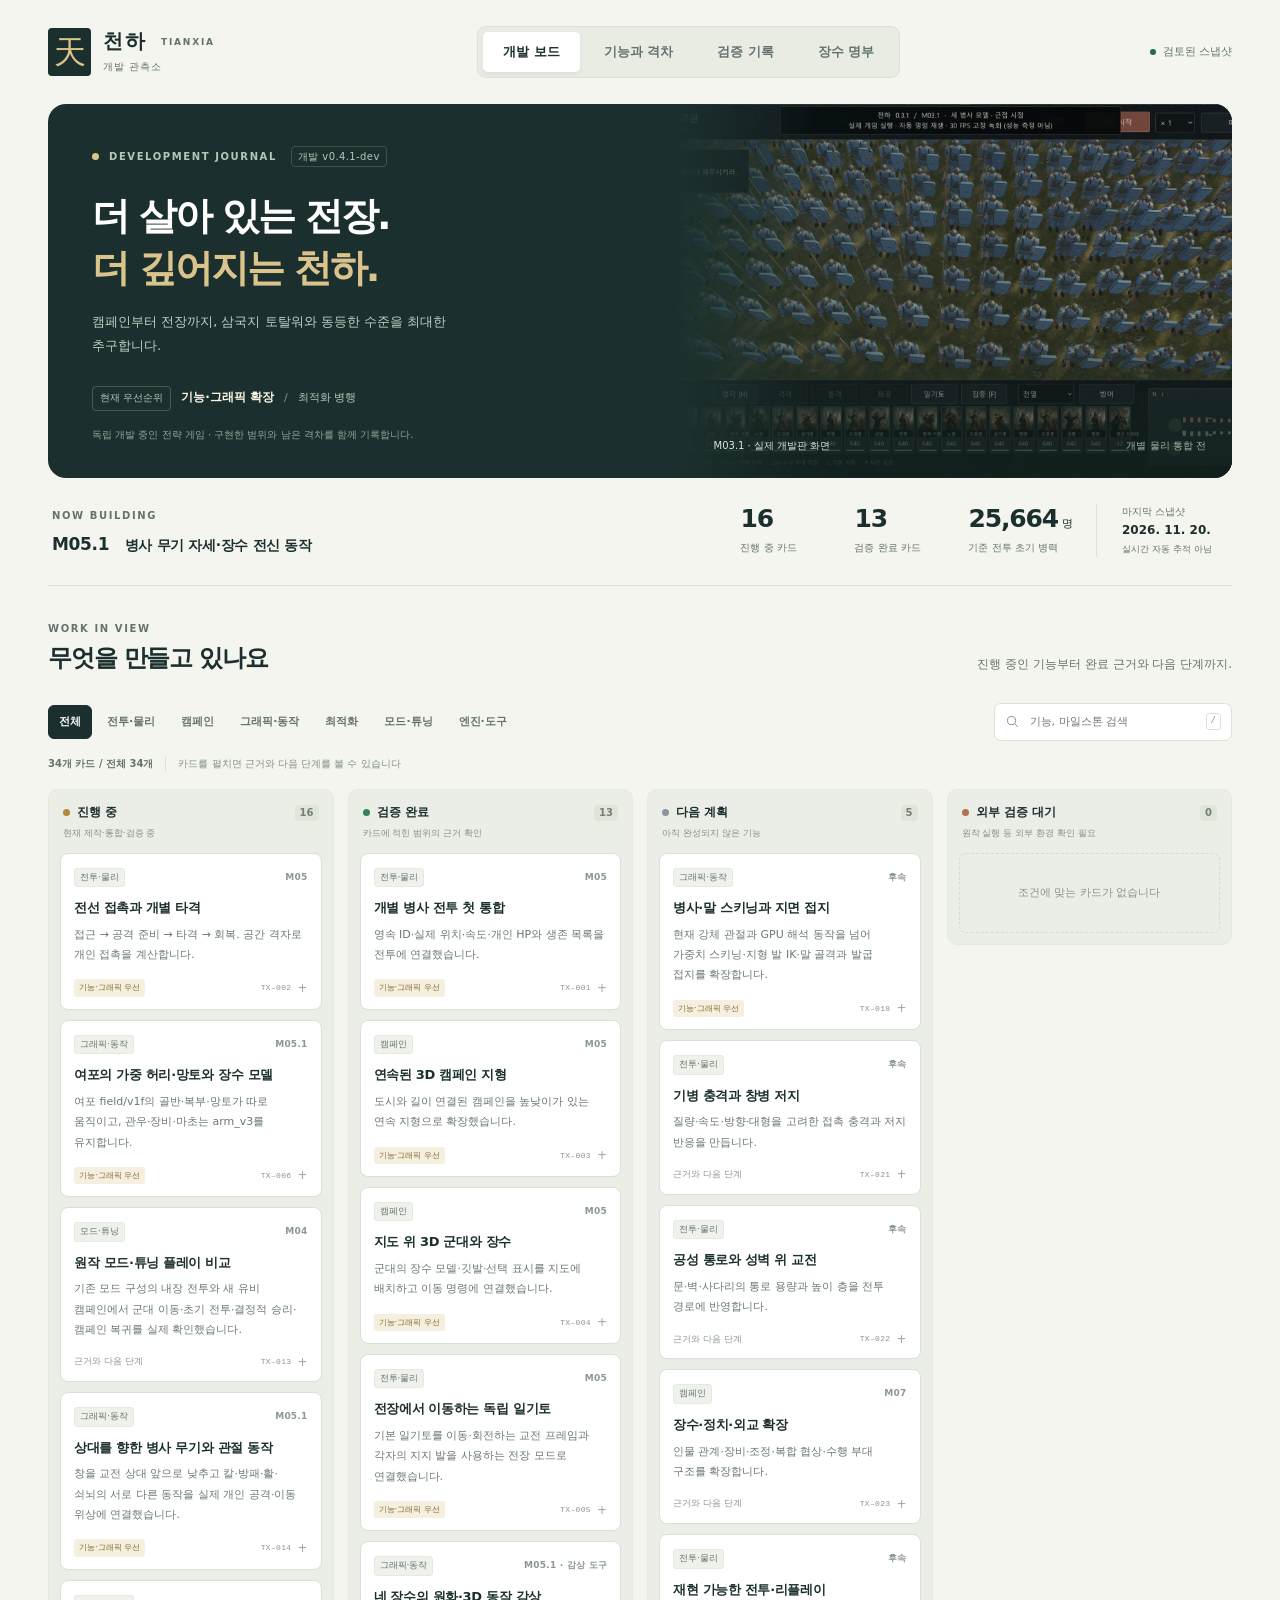
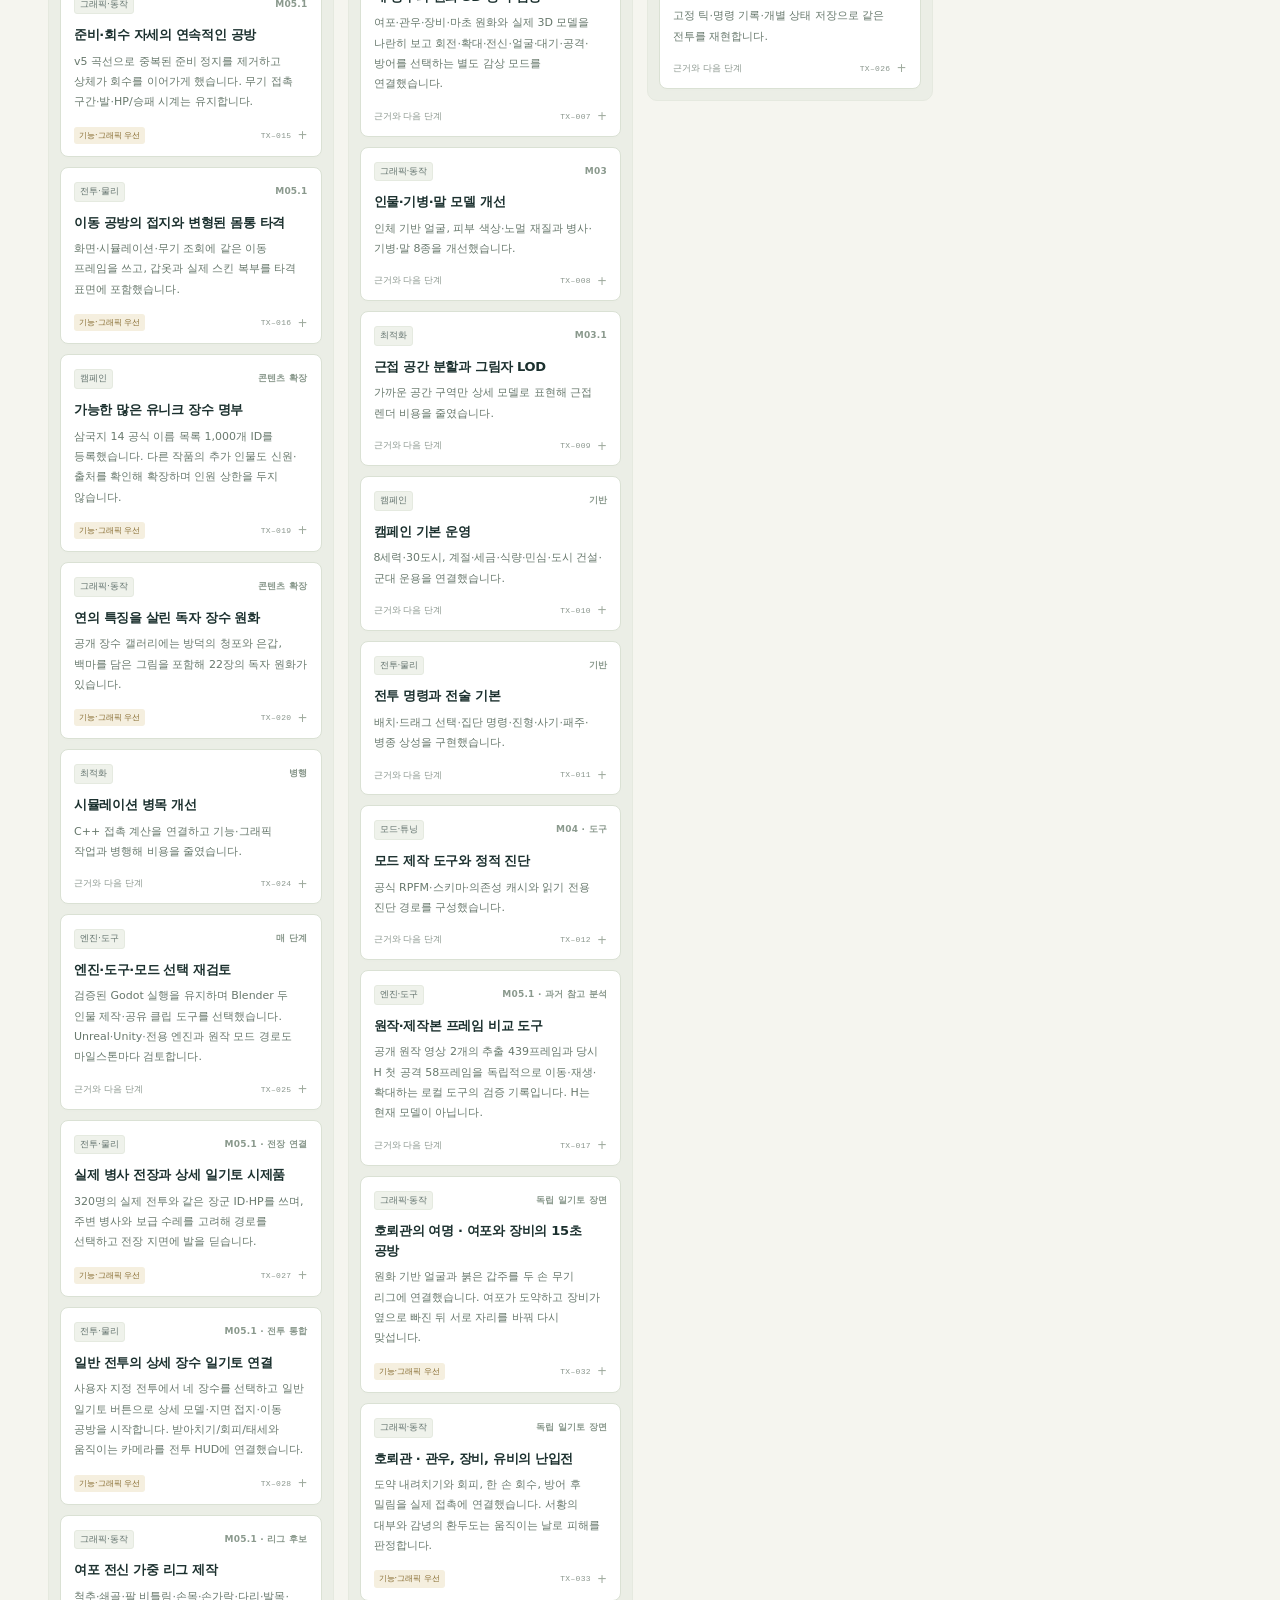
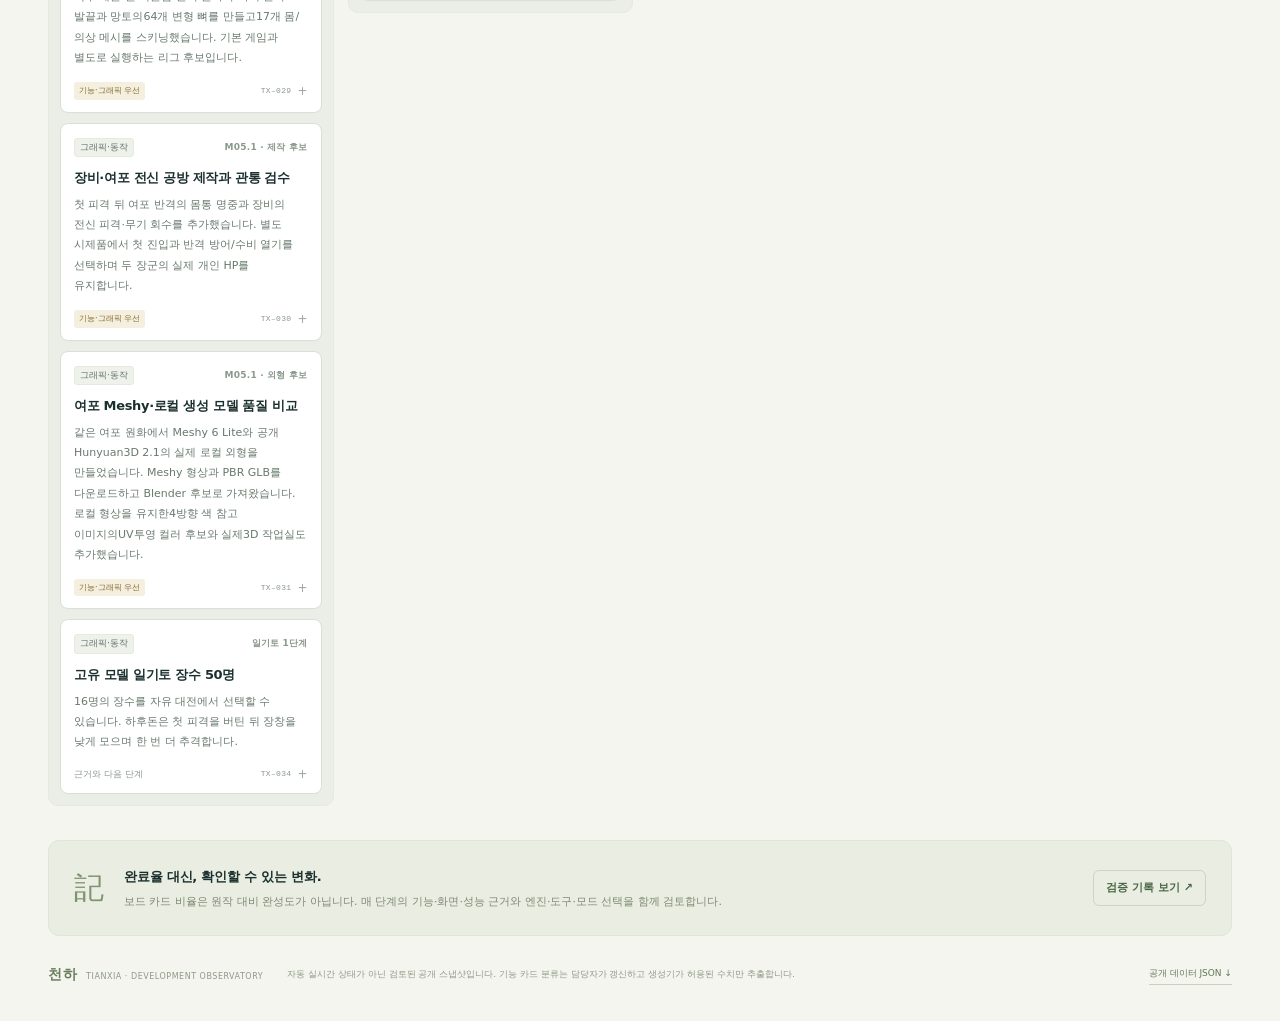
<file: index.html>
<!doctype html>
<html lang="ko">
<head>
  <meta charset="utf-8">
  <meta name="viewport" content="width=device-width, initial-scale=1">
  <meta name="theme-color" content="#152624">
  <meta name="description" content="천하 개발 관측소. 캠페인, 개별 병사 전투, 그래픽과 모드 제작의 현재 상태·계획·검증 기록을 확인합니다.">
  <title>천하 — 개발 관측소</title>
  <link rel="icon" href="data:image/svg+xml,%3Csvg xmlns='http://www.w3.org/2000/svg' viewBox='0 0 64 64'%3E%3Crect width='64' height='64' rx='12' fill='%23152624'/%3E%3Ctext x='32' y='47' text-anchor='middle' font-size='44' fill='%23e8cf96'%3E天%3C/text%3E%3C/svg%3E">
  <link rel="stylesheet" href="styles.css">
  <script defer src="monitor-data.js?v=20261120-continuous-duel"></script>
  <script defer src="app.js?v=20260928-armv3"></script>
</head>
<body>
  <a class="skip-link" href="#workspace">본문으로 이동</a>
  <header class="site-header">
    <a class="brand" href="#board" aria-label="천하 개발 관측소 처음으로"><span class="seal" aria-hidden="true">天</span><span><strong>천하 <span>TIANXIA</span></strong><small>개발 관측소</small></span></a>
    <nav class="view-nav" aria-label="보기 선택">
      <button type="button" data-view="board" class="active" aria-pressed="true">개발 보드</button>
      <button type="button" data-view="parity" aria-pressed="false">기능과 격차</button>
      <button type="button" data-view="evidence" aria-pressed="false">검증 기록</button>
      <a href="officers.html">장수 명부</a>
    </nav>
    <div class="snapshot-mark"><span class="status-dot"></span>검토된 스냅샷</div>
  </header>

  <main>
    <section class="hero" aria-labelledby="hero-title">
      <div class="hero-copy">
        <div class="eyebrow"><span class="live-mark"></span>DEVELOPMENT JOURNAL <span class="hero-version" id="hero-version">개발 빌드 확인 중</span></div>
        <h1 id="hero-title">더 살아 있는 전장.<br><span>더 깊어지는 천하.</span></h1>
        <p class="hero-description">캠페인부터 전장까지, 삼국지 토탈워와 동등한 수준을 최대한 추구합니다.</p>
        <div class="hero-priority"><span>현재 우선순위</span><strong>기능·그래픽 확장</strong><i aria-hidden="true">/</i><span>최적화 병행</span></div>
        <p class="hero-footnote">독립 개발 중인 전략 게임 · 구현한 범위와 남은 격차를 함께 기록합니다.</p>
      </div>
      <figure class="hero-image">
        <img src="assets/battle-m03-1.png" alt="천하 M03.1 개발판에서 방패와 창을 든 보병들의 근접 전투 화면" width="1920" height="1080" fetchpriority="high">
        <figcaption><span>M03.1 · 실제 개발판 화면</span><small>개별 물리 통합 전</small></figcaption>
      </figure>
    </section>

    <section class="summary-strip" aria-label="개발 현황 요약">
      <div class="summary-primary"><span class="eyebrow">NOW BUILDING</span><strong><b id="current-milestone">M05.1</b> <span id="current-milestone-title">병사 무기 자세·장수 전신 동작</span></strong></div>
      <div class="summary-value"><strong id="count-active">—</strong><span>진행 중 카드</span></div>
      <div class="summary-value"><strong id="count-complete">—</strong><span>검증 완료 카드</span></div>
      <div class="summary-value"><strong>25,664<small>명</small></strong><span>기준 전투 초기 병력</span></div>
      <div class="summary-updated"><span>마지막 스냅샷</span><time id="updated-time">—</time><small>실시간 자동 추적 아님</small></div>
    </section>

    <section class="workspace" id="workspace" aria-labelledby="workspace-title">
      <div class="section-heading"><div><div class="eyebrow" id="section-eyebrow">WORK IN VIEW</div><h2 id="workspace-title">무엇을 만들고 있나요</h2></div><p id="section-description">진행 중인 기능부터 완료 근거와 다음 단계까지.</p></div>
      <div class="toolbar" id="toolbar">
        <div class="domain-filters" id="domain-filters" role="group" aria-label="분야 필터"></div>
        <label class="search-box"><svg viewBox="0 0 24 24" fill="none" stroke="currentColor" stroke-width="1.6" aria-hidden="true"><circle cx="10.5" cy="10.5" r="6.5"></circle><path d="m15.5 15.5 5 5"></path></svg><span class="sr-only">카드와 기능 검색</span><input id="search" type="search" placeholder="기능, 마일스톤 검색" autocomplete="off"><kbd aria-hidden="true">/</kbd></label>
      </div>
      <div class="results-bar" id="results-bar"><span id="result-count" role="status" aria-live="polite"></span><span>카드를 펼치면 근거와 다음 단계를 볼 수 있습니다</span><button id="reset-filters" type="button" hidden>필터 초기화</button></div>

      <section id="board-view" class="view-panel" aria-label="상태별 개발 카드"><div class="kanban-board" id="kanban-board"></div></section>
      <section id="parity-view" class="view-panel" aria-label="기능 구현 범위 비교" hidden>
        <div class="context-note"><span class="note-symbol" aria-hidden="true">↗</span><p><strong>항목별 격차를 좁혀갑니다.</strong> 표의 ‘기반 구현’은 해당 분야 전체의 완성을 뜻하지 않습니다. 현재 동작하는 범위와 아직 필요한 기능을 함께 읽어주세요.</p></div>
        <div class="parity-wrap"><table class="parity-table"><caption class="sr-only">분야별 현재 구현, 남은 격차와 다음 작업</caption><thead><tr><th scope="col">분야</th><th scope="col">현재 구현</th><th scope="col">남은 격차</th><th scope="col">다음 작업</th></tr></thead><tbody id="parity-body"></tbody></table></div>
        <p id="parity-empty" class="empty-state" hidden>조건에 맞는 분야가 없습니다. 다른 검색어나 분야를 선택해주세요.</p>
      </section>
      <section id="evidence-view" class="view-panel" aria-label="마일스톤과 성능 검증 기록" hidden>
        <div class="milestone-timeline" id="milestone-timeline"></div>
        <div class="evidence-grid">
          <article class="evidence-card render-evidence"><div class="card-eyebrow"><span>M03.1 · 확인된 렌더 성능</span><span class="badge complete">측정 완료</span></div><h3>근접 화면을 더 가볍게</h3><div class="fps-comparison"><div><span>이전</span><strong id="fps-before">—</strong><small>평균 FPS</small></div><span class="comparison-arrow" aria-hidden="true">→</span><div class="fps-after"><span>개선 후</span><strong id="fps-after">—</strong><small>평균 FPS</small></div></div><div class="metric-row"><div><span>원거리 평균</span><strong id="fps-wide">—</strong></div><div><span>근접 p99 프레임</span><strong id="render-p99">—</strong></div><div><span>GPU 검사</span><strong id="gpu-checks">—</strong></div></div><p class="measurement-conditions" id="render-conditions"></p><p class="scope-note" id="render-scope"></p></article>
          <article class="evidence-card physics-evidence"><div class="card-eyebrow"><span>M05 · 첫 개별 병사 모듈</span><span class="badge in_progress">통합 진행</span></div><h3>개인 접촉, 숫자로 확인하기</h3><p class="physics-intro">기능 검사 통과와 대규모 실시간 성능을 따로 확인합니다.</p><div class="metric-row physics-top"><div><span>통과한 기능 검사</span><strong id="physics-checks">—</strong></div><div><span>접촉 타격 의도</span><strong id="physics-hits">—</strong></div><div><span>개별 사망</span><strong id="physics-deaths">—</strong></div></div><div class="physics-cost"><span>대규모 접촉 CPU / 스텝</span><div><strong id="physics-median">미측정</strong><span id="physics-p99">p99 미측정</span></div><p id="physics-budget"></p></div><p class="measurement-conditions" id="physics-conditions"></p><p class="scope-note">초기 분리 모델의 검사입니다. 완전한 비관통·3D 강체·무기 골격 충돌을 검증한 결과가 아닙니다. 통합 플레이·GPU 측정은 별도입니다.</p></article>
        </div>
        <div class="evidence-bottom"><article><h3>상태는 이렇게 읽습니다</h3><ul id="evidence-policy"></ul></article><article><h3>공개 데이터의 출처</h3><div id="evidence-sources"></div></article></div>
      </section>
    </section>
    <aside class="scope-banner"><span class="scope-icon" aria-hidden="true">記</span><div><strong>완료율 대신, 확인할 수 있는 변화.</strong><p>보드 카드 비율은 원작 대비 완성도가 아닙니다. 매 단계의 기능·화면·성능 근거와 엔진·도구·모드 선택을 함께 검토합니다.</p></div><button type="button" data-view="evidence">검증 기록 보기 <span aria-hidden="true">↗</span></button></aside>
  </main>
  <footer class="site-footer"><span><strong>천하</strong> TIANXIA · DEVELOPMENT OBSERVATORY</span><p id="snapshot-note">검토된 공개 개발 스냅샷</p><a href="monitor-data.json" download>공개 데이터 JSON <span aria-hidden="true">↓</span></a></footer>
  <noscript><div class="noscript-message">이 대시보드는 카드 표시와 필터에 JavaScript를 사용합니다. <a href="monitor-data.json">공개 데이터 JSON</a>에서 내용을 확인할 수 있습니다.</div></noscript>
</body>
</html>
</file>
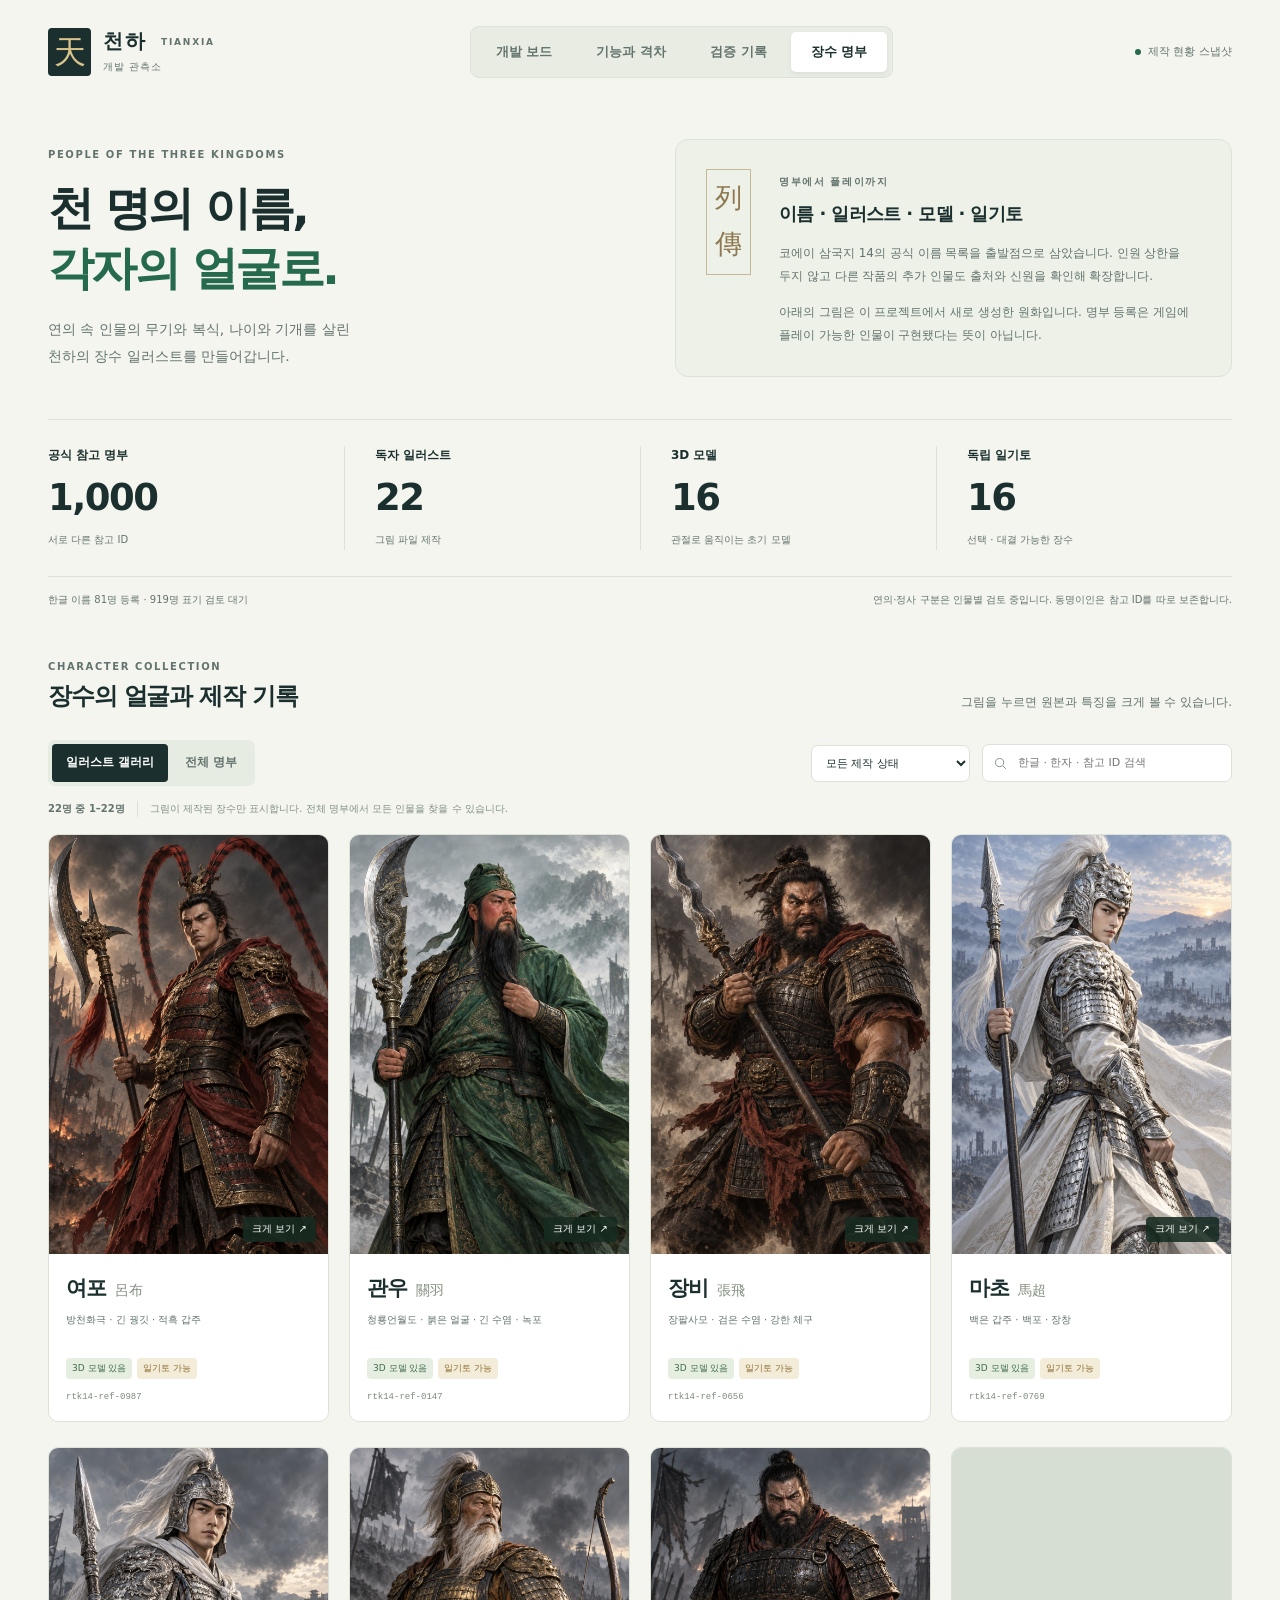
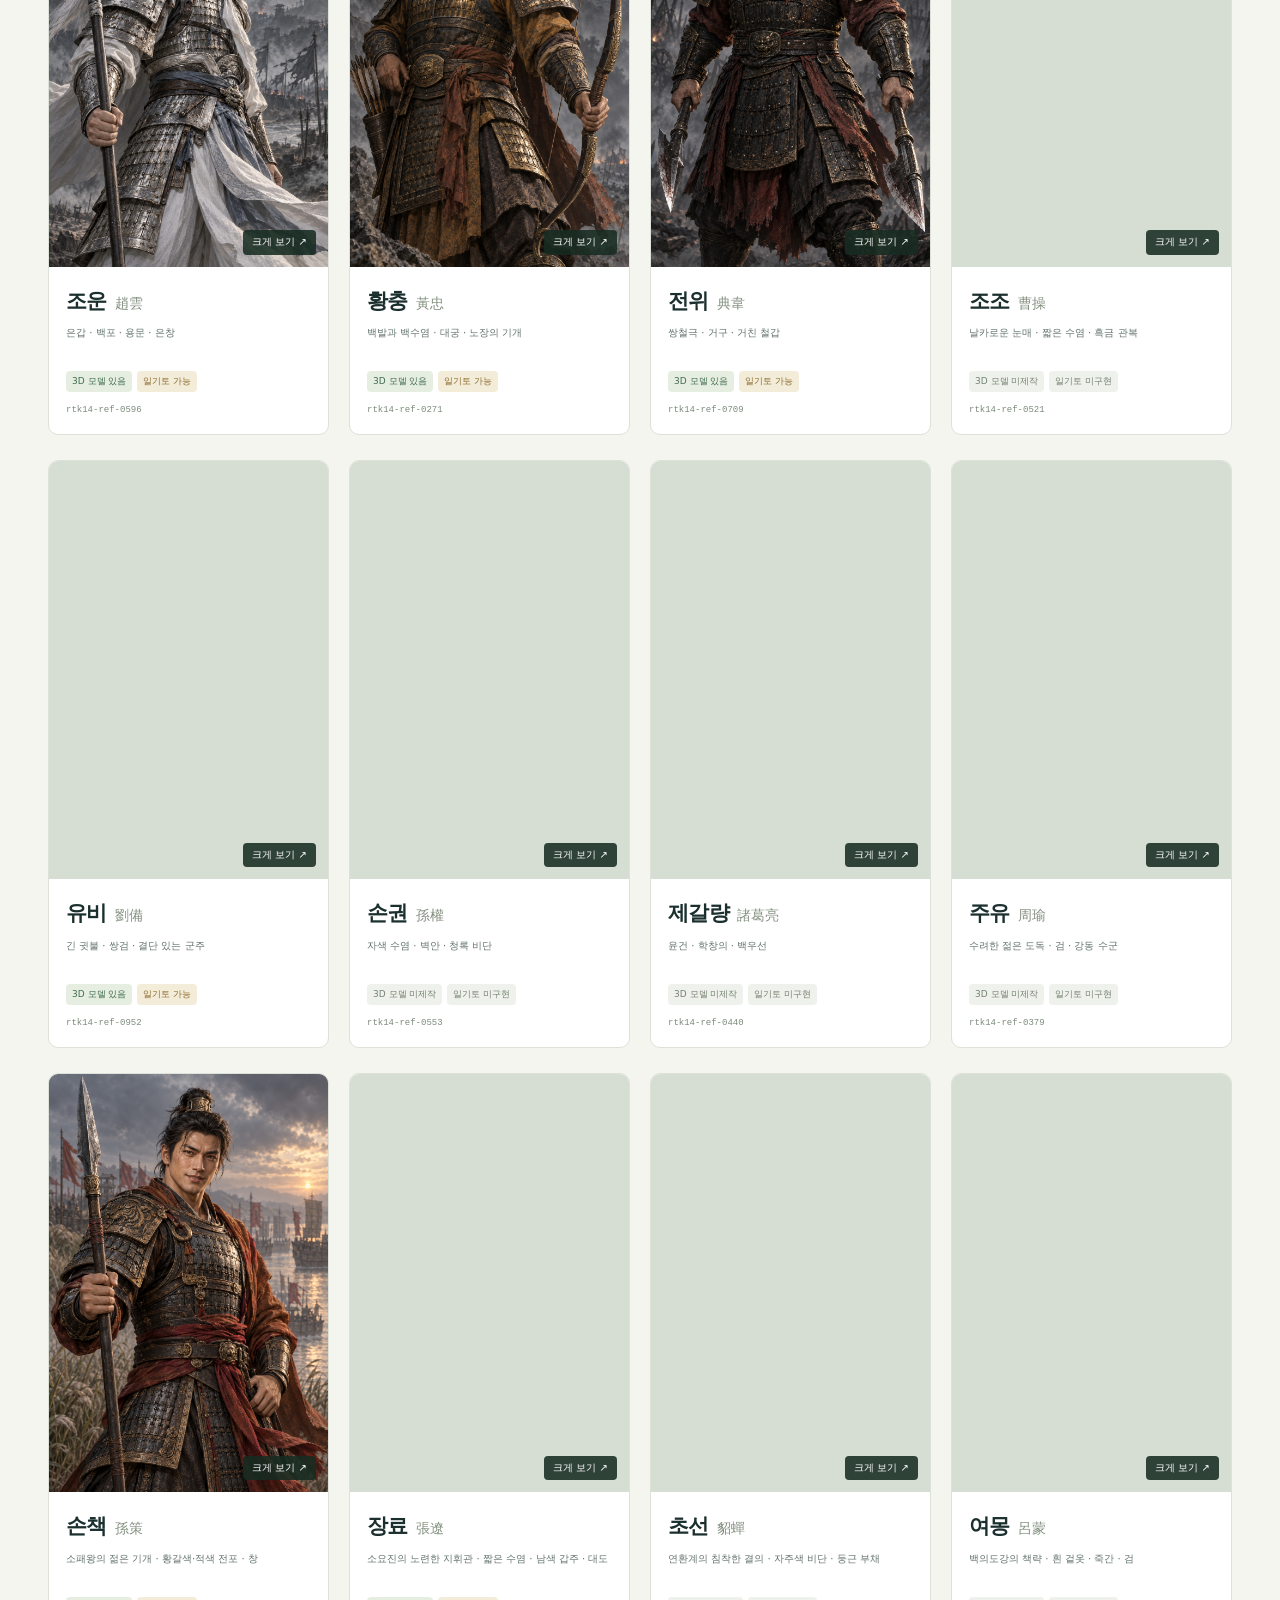
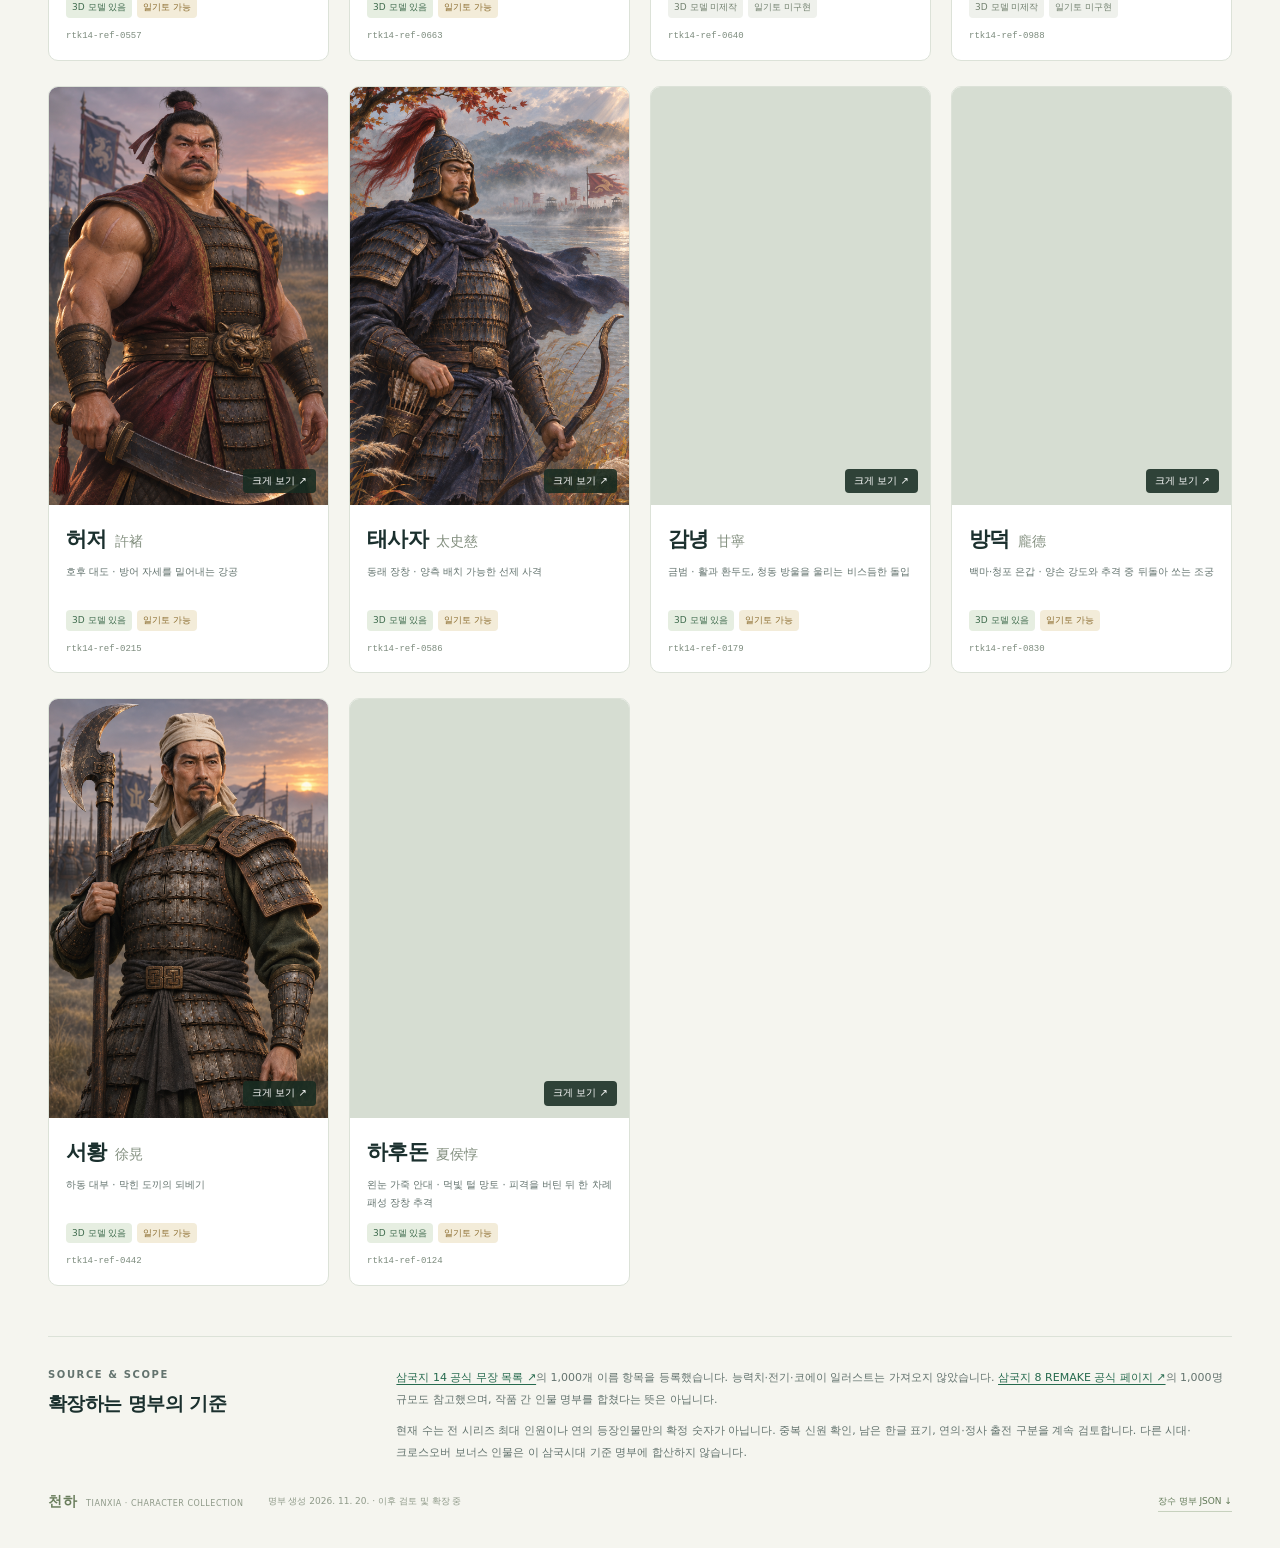
<file: officers.html>
<!doctype html>
<html lang="ko">
<head>
  <meta charset="utf-8">
  <meta name="viewport" content="width=device-width, initial-scale=1">
  <meta name="theme-color" content="#152624">
  <meta name="description" content="천하의 장수 제작 명부와 독자 일러스트. 1,000개 공식 참고 항목에서 시작해 그림, 3D 모델, 일기토 구현 상태를 구분합니다.">
  <title>천하 — 장수 명부와 일러스트</title>
  <link rel="icon" href="data:image/svg+xml,%3Csvg xmlns='http://www.w3.org/2000/svg' viewBox='0 0 64 64'%3E%3Crect width='64' height='64' rx='12' fill='%23152624'/%3E%3Ctext x='32' y='47' text-anchor='middle' font-size='44' fill='%23e8cf96'%3E天%3C/text%3E%3C/svg%3E">
  <link rel="stylesheet" href="styles.css">
  <link rel="stylesheet" href="officers.css">
  <script defer src="officers.js"></script>
</head>
<body class="officers-page">
  <a class="skip-link" href="#officer-workspace">본문으로 이동</a>
  <header class="site-header">
    <a class="brand" href="index.html" aria-label="천하 개발 관측소"><span class="seal" aria-hidden="true">天</span><span><strong>천하 <span>TIANXIA</span></strong><small>개발 관측소</small></span></a>
    <nav class="view-nav" aria-label="관측소 메뉴"><a href="index.html#board">개발 보드</a><a href="index.html#parity">기능과 격차</a><a href="index.html#evidence">검증 기록</a><a href="officers.html" class="active" aria-current="page">장수 명부</a></nav>
    <div class="snapshot-mark"><span class="status-dot"></span>제작 현황 스냅샷</div>
  </header>
  <main>
    <section class="officer-intro" aria-labelledby="officer-title">
      <div><div class="eyebrow">PEOPLE OF THE THREE KINGDOMS</div><h1 id="officer-title">천 명의 이름,<br><span>각자의 얼굴로.</span></h1><p>연의 속 인물의 무기와 복식, 나이와 기개를 살린<br class="wide-only"> 천하의 장수 일러스트를 만들어갑니다.</p></div>
      <div class="roster-context"><span class="intro-seal" aria-hidden="true">列<br>傳</span><div><span class="eyebrow">명부에서 플레이까지</span><h2>이름 · 일러스트 · 모델 · 일기토</h2><p>코에이 삼국지 14의 공식 이름 목록을 출발점으로 삼았습니다. 인원 상한을 두지 않고 다른 작품의 추가 인물도 출처와 신원을 확인해 확장합니다.</p><p>아래의 그림은 이 프로젝트에서 새로 생성한 원화입니다. 명부 등록은 게임에 플레이 가능한 인물이 구현됐다는 뜻이 아닙니다.</p></div></div>
    </section>
    <section class="officer-metrics" aria-label="장수 제작 현황">
      <div><span>공식 참고 명부</span><strong id="roster-total">—</strong><small>서로 다른 참고 ID</small></div>
      <div><span>독자 일러스트</span><strong id="portrait-total">—</strong><small>그림 파일 제작</small></div>
      <div><span>3D 모델</span><strong id="model-total">—</strong><small>관절로 움직이는 초기 모델</small></div>
      <div><span>독립 일기토</span><strong id="duel-total">—</strong><small>선택 · 대결 가능한 장수</small></div>
    </section>
    <div class="catalog-notes"><p id="translation-note">명부를 불러오는 중입니다.</p><p>연의·정사 구분은 인물별 검토 중입니다. 동명이인은 참고 ID를 따로 보존합니다.</p></div>
    <section class="officer-workspace" id="officer-workspace" aria-labelledby="collection-title">
      <div class="section-heading"><div><div class="eyebrow">CHARACTER COLLECTION</div><h2 id="collection-title">장수의 얼굴과 제작 기록</h2></div><p>그림을 누르면 원본과 특징을 크게 볼 수 있습니다.</p></div>
      <div class="officer-toolbar">
        <div class="collection-tabs" role="group" aria-label="표시 방식"><button type="button" data-display="gallery" class="active" aria-pressed="true">일러스트 갤러리</button><button type="button" data-display="roster" aria-pressed="false">전체 명부</button></div>
        <label class="officer-filter"><span class="sr-only">제작 상태</span><select id="officer-filter"><option value="all">모든 제작 상태</option><option value="illustrated">일러스트 있음</option><option value="queued">일러스트 미제작</option><option value="model">3D 모델 있음</option><option value="duel">독립 일기토 가능</option><option value="untranslated">한글 이름 검토 대기</option><option value="homonym">동명이인 확인 필요</option></select></label>
        <label class="search-box"><svg viewBox="0 0 24 24" fill="none" stroke="currentColor" stroke-width="1.6" aria-hidden="true"><circle cx="10.5" cy="10.5" r="6.5"></circle><path d="m15.5 15.5 5 5"></path></svg><span class="sr-only">장수 이름 검색</span><input id="officer-search" type="search" placeholder="한글 · 한자 · 참고 ID 검색" autocomplete="off"></label>
      </div>
      <div class="results-bar"><span id="officer-results" role="status" aria-live="polite">불러오는 중…</span><span id="display-note">그림이 제작된 장수부터 보여드립니다.</span><button id="officer-reset" type="button" hidden>검색과 필터 초기화</button></div>
      <div id="catalog-error" class="catalog-error" role="alert" hidden><strong>명부를 불러오지 못했습니다.</strong><p>페이지를 다시 열거나 <a href="officers.json">공개 명부 JSON</a>을 확인해주세요.</p><button type="button" id="catalog-retry">다시 불러오기</button></div>
      <div id="portrait-grid" class="portrait-grid" aria-label="장수 일러스트"></div>
      <div id="roster-wrap" class="roster-wrap" hidden><table class="roster-table"><caption class="sr-only">장수별 원화, 3D 모델, 독립 일기토 제작 상태</caption><thead><tr><th scope="col">장수 · 참고 ID</th><th scope="col">일러스트</th><th scope="col">3D 모델</th><th scope="col">독립 일기토</th><th scope="col">명부 검토</th></tr></thead><tbody id="roster-body"></tbody></table></div>
      <div id="officer-empty" class="empty-state" hidden><strong>조건에 맞는 장수가 없습니다.</strong><p>한자 이름이나 다른 제작 상태로 다시 찾아보세요.</p></div>
      <nav class="officer-pagination" aria-label="명부 페이지" id="officer-pagination" hidden><button type="button" id="page-first" aria-label="첫 페이지">처음</button><button type="button" id="page-prev">이전</button><span id="page-indicator" aria-live="polite"></span><button type="button" id="page-next">다음</button><button type="button" id="page-last" aria-label="마지막 페이지">마지막</button></nav>
    </section>
    <section class="roster-sources" aria-labelledby="source-title"><div><div class="eyebrow">SOURCE & SCOPE</div><h2 id="source-title">확장하는 명부의 기준</h2></div><div><p><a href="https://www.gamecity.com.tw/sangokushi14/officers-list.html" target="_blank" rel="noopener noreferrer">삼국지 14 공식 무장 목록 ↗</a>의 1,000개 이름 항목을 등록했습니다. 능력치·전기·코에이 일러스트는 가져오지 않았습니다. <a href="https://www.gamecity.ne.jp/sangokushi8-re/" target="_blank" rel="noopener noreferrer">삼국지 8 REMAKE 공식 페이지 ↗</a>의 1,000명 규모도 참고했으며, 작품 간 인물 명부를 합쳤다는 뜻은 아닙니다.</p><p>현재 수는 전 시리즈 최대 인원이나 연의 등장인물만의 확정 숫자가 아닙니다. 중복 신원 확인, 남은 한글 표기, 연의·정사 출전 구분을 계속 검토합니다. 다른 시대·크로스오버 보너스 인물은 이 삼국시대 기준 명부에 합산하지 않습니다.</p></div></section>
  </main>
  <footer class="site-footer"><span><strong>천하</strong> TIANXIA · CHARACTER COLLECTION</span><p id="catalog-date">검토된 공개 제작 스냅샷</p><a href="officers.json" download>장수 명부 JSON ↓</a></footer>
  <dialog id="portrait-dialog" aria-labelledby="portrait-title"><button type="button" id="portrait-close" class="portrait-close" aria-label="그림 확대 닫기">×</button><div class="portrait-dialog-layout"><div class="portrait-stage"><img id="portrait-full" alt=""></div><div class="portrait-detail"><div class="eyebrow">ORIGINAL CHARACTER ART</div><h2 id="portrait-title"></h2><p id="portrait-han" class="portrait-han"></p><p id="portrait-direction" class="portrait-direction"></p><div id="portrait-status" class="portrait-status"></div><p id="portrait-reference" class="portrait-reference"></p><p id="portrait-size" class="portrait-size"></p><a id="portrait-original" class="portrait-original" target="_blank" rel="noopener">원본 크기로 열기 ↗</a><p class="portrait-scope">이 그림은 장수의 시각적 특징을 위한 원화입니다. 실제 게임의 3D 화면·애니메이션과 제작 단계가 다릅니다.</p></div></div></dialog>
  <noscript><div class="noscript-message">갤러리와 검색에는 JavaScript가 필요합니다. <a href="officers.json">공개 명부 JSON</a> 또는 <a href="portraits/lubu.png">여포 원화</a>를 바로 볼 수 있습니다.</div></noscript>
</body>
</html>
</file>
<file: styles.css>
@charset "UTF-8";
:root{--ink:#1b302e;--muted:#63736e;--paper:#f5f5ef;--line:#dce2d8;--green:#266a4e;--gold:#dac48c;--white:#fff;--radius:14px;--font:"Pretendard","Apple SD Gothic Neo","Malgun Gothic",system-ui,sans-serif}
*{box-sizing:border-box}body{margin:0;background:var(--paper);color:var(--ink);font-family:var(--font);font-size:14px;line-height:1.65;word-break:keep-all}button,input{font:inherit}button,a,input{ -webkit-tap-highlight-color:transparent}button{cursor:pointer}button:focus-visible,a:focus-visible,input:focus-visible,summary:focus-visible{outline:3px solid #aa7b2e;outline-offset:4px}button{color:inherit}a{color:inherit;text-decoration:none}img{max-width:100%;display:block}h1,h2,h3,p,figure{margin:0}button{border:0;background:none}button[hidden],[hidden]{display:none!important}.sr-only{position:absolute;width:1px;height:1px;padding:0;margin:-1px;overflow:hidden;clip:rect(0,0,0,0);white-space:nowrap;border:0}.skip-link{position:fixed;top:-80px;left:16px;background:var(--ink);color:#fff;padding:12px 20px;z-index:10}.skip-link:focus{top:12px}.eyebrow{font-size:10px;letter-spacing:.16em;font-weight:750;line-height:1.5;color:var(--muted)}
.site-header{max-width:1584px;margin:auto;height:104px;padding:0 48px;display:flex;align-items:center;justify-content:space-between;gap:28px}.brand{display:flex;align-items:center;gap:12px;min-width:180px}.seal{display:grid;place-items:center;background:var(--ink);color:var(--gold);width:43px;height:48px;border-radius:4px;font-family:serif;font-size:32px;line-height:1}.brand strong{font-size:20px;letter-spacing:.1em;line-height:1.2}.brand strong span{font-size:9px;letter-spacing:.2em;vertical-align:middle;margin-left:5px;color:var(--muted)}.brand small{display:block;font-size:10px;color:var(--muted);letter-spacing:.1em;margin-top:4px}.view-nav{display:flex;gap:4px;padding:5px;background:#e9ece3;border:1px solid var(--line);border-radius:9px}.view-nav button{padding:9px 20px;border-radius:5px;font-size:13px;font-weight:650;color:var(--muted);transition:background .18s,color .18s}.view-nav button:hover{color:var(--ink);background:#f3f5ef}.view-nav button.active{background:#fff;color:var(--ink);box-shadow:0 2px 4px #172b2110}.snapshot-mark{font-size:11px;color:var(--muted);display:flex;align-items:center;gap:7px}.status-dot{width:6px;height:6px;border-radius:50%;background:var(--green)}main{max-width:1584px;padding:0 48px;margin:auto}
.hero{background:var(--ink);border-radius:18px;min-height:350px;display:grid;grid-template-columns:1fr 47%;overflow:hidden;color:#fff;position:relative}.hero-copy{padding:42px 44px 35px;z-index:1}.hero .eyebrow{color:#b5c7b9;display:flex;align-items:center;gap:10px}.live-mark{width:7px;height:7px;background:var(--gold);border-radius:50%}.hero-version{font-weight:500;border:1px solid #66807170;border-radius:4px;padding:2px 6px;font-size:10px;letter-spacing:.04em;margin-left:4px}.hero h1{font-size:clamp(29px,3vw,43px);letter-spacing:-.055em;font-weight:650;line-height:1.35;margin:23px 0 16px}.hero h1 span{color:var(--gold)}.hero-description{font-size:13px;line-height:1.9;color:#c2cdc4;max-width:385px}.hero-priority{display:flex;align-items:center;gap:10px;font-size:11px;margin-top:27px;color:#b6c6ba}.hero-priority strong{font-size:12px;color:#faf5e4}.hero-priority>span:first-child{border:1px solid #9cb59450;border-radius:4px;padding:3px 7px;font-size:10px}.hero-priority i{font-style:normal;color:#809386}.hero-footnote{font-size:10px;color:#8fa598;margin-top:16px}.hero-image{position:relative;min-width:0;background:#2e3b2e}.hero-image:after{content:"";position:absolute;inset:0;background:linear-gradient(90deg,#1b302e 0%,#1b302e30 25%,#17272412 65%),linear-gradient(0deg,#11211ecf,transparent 40%);pointer-events:none}.hero-image img{width:100%;height:100%;object-fit:cover;object-position:53% 44%;position:absolute;filter:saturate(.7)}.hero-image figcaption{position:absolute;bottom:24px;right:26px;left:38px;z-index:1;display:flex;justify-content:space-between;gap:12px;font-size:10px;color:#dce4dc}.hero-image figcaption small{font-size:10px;color:#a3b6a6}
.summary-strip{display:flex;align-items:center;justify-content:space-between;gap:24px;padding:25px 4px 27px;border-bottom:1px solid var(--line)}.summary-primary{flex:1}.summary-primary strong{display:block;font-size:17px;margin-top:4px;font-weight:750;letter-spacing:-.02em}.summary-primary strong span{font-size:14px;font-weight:600;margin-left:10px}.summary-value{min-width:90px}.summary-value>strong{display:block;font-size:25px;line-height:1.2;letter-spacing:-.045em;font-weight:650;font-variant-numeric:tabular-nums}.summary-value small{font-size:11px;font-weight:500;margin-left:4px}.summary-value>span{display:block;font-size:10px;color:var(--muted);margin-top:6px}.summary-updated{border-left:1px solid var(--line);padding-left:25px;min-width:132px;display:grid;font-size:10px;color:var(--muted)}.summary-updated time{font-size:12px;color:var(--ink);font-weight:600}.summary-updated small{font-size:9px;margin-top:2px}
.workspace{padding-top:35px;scroll-margin-top:25px}.section-heading{display:flex;align-items:flex-end;justify-content:space-between;gap:20px}.section-heading h2{font-size:24px;letter-spacing:-.05em;font-weight:650;margin-top:3px}.section-heading>p{font-size:12px;color:var(--muted);padding-bottom:4px}.toolbar{display:flex;justify-content:space-between;align-items:center;gap:15px;margin-top:24px}.domain-filters{display:flex;gap:4px;flex-wrap:wrap}.domain-filters button{font-size:11px;font-weight:600;padding:7px 10px;border-radius:6px;color:var(--muted);border:1px solid transparent;transition:all .15s}.domain-filters button:hover{background:#e7ece2;color:var(--ink)}.domain-filters button.active{background:var(--ink);color:#fff;border-color:var(--ink)}.search-box{display:flex;align-items:center;gap:8px;background:#fff;border:1px solid var(--line);padding:8px 10px;border-radius:7px;min-width:217px}.search-box svg{width:15px;height:15px;color:#839389;flex-shrink:0}.search-box input{min-width:0;width:170px;border:0;outline:none;background:transparent;font-size:11px;color:var(--ink)}.search-box:focus-within{border-color:#638271;box-shadow:0 0 0 2px #266a4e14}.search-box input:focus-visible{outline:none}.search-box kbd{font-size:9px;border:1px solid var(--line);padding:0 4px;border-radius:3px;color:#86918a}.results-bar{display:flex;align-items:center;gap:12px;font-size:10px;color:#819085;margin:14px 0 16px;min-height:18px}.results-bar>span:first-child{color:var(--muted);font-weight:600}.results-bar>span:nth-child(2){border-left:1px solid var(--line);padding-left:12px}.results-bar button{font-size:10px;color:var(--green);text-decoration:underline;padding:0;margin-left:auto}
.kanban-board{display:grid;grid-template-columns:repeat(4,minmax(0,1fr));gap:14px;align-items:start}.kanban-column{background:#ebeee6;padding:13px 11px 11px;border-radius:10px;min-width:0;border:1px solid #e5e9df}.column-heading{display:flex;align-items:center;gap:7px;padding:0 3px}.column-heading h3{font-size:12px;font-weight:700}.column-heading .count{font-size:10px;color:#738077;font-weight:650;background:#dfe5d9;padding:0 5px;border-radius:4px;margin-left:auto}.column-dot{width:7px;height:7px;flex-shrink:0;border-radius:50%}.in_progress .column-dot{background:#b38839}.complete .column-dot{background:#35825b}.planned .column-dot{background:#8895a3}.external .column-dot{background:#af7452}.column-description{font-size:9px;color:#839080;margin:3px 3px 12px}.card-stack{display:grid;gap:10px}.task-card{background:#fff;border:1px solid #dae1d4;border-radius:8px;box-shadow:0 2px 3px #1b302e02;transition:border-color .15s,box-shadow .15s}.task-card:hover{border-color:#aebfa8;box-shadow:0 3px 10px #1b302e08}.task-card summary{cursor:pointer;list-style:none;padding:14px 13px 12px}.task-card summary::-webkit-details-marker{display:none}.task-meta{display:flex;align-items:center;justify-content:space-between;gap:5px;font-size:9px;line-height:1.3;margin-bottom:11px;color:var(--muted)}.domain-label{background:#eff2eb;border:1px solid #e5eae0;padding:3px 5px;border-radius:3px;white-space:nowrap}.milestone-label{font-weight:650;font-size:9px;letter-spacing:.025em;color:#8a998d}.task-title{font-size:13px;line-height:1.5;font-weight:750;letter-spacing:-.025em;color:var(--ink)}.task-summary{font-size:11px;line-height:1.85;color:#68796d;margin-top:7px;word-break:keep-all}.task-bottom{display:flex;align-items:center;gap:6px;margin-top:14px;font-size:9px;color:#8a968d}.priority-chip{font-size:8px;color:#856a2e;background:#f5efdf;padding:2px 5px;border-radius:3px}.task-id{margin-left:auto;font-size:8px;font-family:ui-monospace,monospace;letter-spacing:.04em}.expand-icon{font-size:12px;line-height:1;color:#9da99c;transition:transform .15s}.task-card[open] .expand-icon{transform:rotate(45deg)}.task-detail{border-top:1px solid #e8ece3;background:#fbfcf9;padding:12px 13px;border-radius:0 0 8px 8px}.task-detail h4{margin:0 0 4px;font-size:9px;letter-spacing:.03em;color:#758b79}.task-detail p{font-size:11px;color:#5b6e5e;line-height:1.85}.task-detail h4:not(:first-child){margin-top:10px}.column-empty{font-size:11px;color:#899587;text-align:center;padding:30px 10px;border:1px dashed #d3ddcc;border-radius:7px}.context-note{display:flex;gap:14px;background:#e9eee4;padding:16px 19px;border-radius:9px;margin-bottom:18px;font-size:12px;color:var(--muted)}.context-note strong{color:var(--ink);margin-right:7px}.note-symbol{font-size:23px;line-height:1.1;color:#638566}.parity-wrap{overflow:auto;background:#fff;border:1px solid var(--line);border-radius:10px}.parity-table{width:100%;border-collapse:collapse;font-size:12px;min-width:740px;table-layout:fixed}.parity-table th{text-align:left;background:#e9eee4;padding:14px 20px;font-size:10px;color:#6b7e6b;font-weight:600;letter-spacing:.03em}.parity-table th:first-child{width:18%}.parity-table th:last-child{width:22%}.parity-table td{padding:21px 20px;border-top:1px solid #e8ece3;vertical-align:top;line-height:1.9;color:#657365}.parity-table td:first-child{color:var(--ink);font-weight:750}.parity-table tr:hover td{background:#fcfdf9}.parity-level{display:block;font-size:9px;font-weight:500;color:#779076;margin-top:6px}.parity-table td:nth-child(3){color:#8a735c}.parity-table td:last-child{color:#3e6a52}.empty-state{padding:40px;text-align:center;color:var(--muted)}
.milestone-timeline{display:grid;grid-template-columns:repeat(5,minmax(0,1fr));margin:22px 0 27px;border:1px solid var(--line);border-radius:10px;background:#fff;overflow:hidden}.timeline-item{padding:20px 19px;border-right:1px solid var(--line)}.timeline-item:last-child{border-right:none}.timeline-meta{display:flex;gap:7px;align-items:center;justify-content:space-between;margin-bottom:15px}.timeline-id{font-size:12px;font-weight:750}.badge{display:inline-flex;align-items:center;font-size:9px;line-height:1.4;padding:3px 6px;border-radius:4px;white-space:nowrap}.badge.complete{background:#e5f0e5;color:#3e7652}.badge.in_progress{background:#f3ead5;color:#927024}.badge.planned{background:#e9edf1;color:#79899c}.badge.external{background:#f3e7df;color:#98694a}.timeline-item h3{font-size:12px;font-weight:750;letter-spacing:-.02em}.timeline-item p{font-size:10px;line-height:1.8;color:var(--muted);margin-top:7px}.timeline-evidence{border-top:1px solid #ebeee6;padding-top:8px;margin-top:13px!important;font-size:9px!important;color:#789176!important}.evidence-grid{display:grid;grid-template-columns:1fr 1fr;gap:18px}.evidence-card{border:1px solid var(--line);background:#fff;border-radius:12px;padding:25px 27px}.card-eyebrow{display:flex;justify-content:space-between;gap:10px;font-size:10px;font-weight:600;color:#7c8c7e}.evidence-card h3{font-size:21px;letter-spacing:-.04em;margin-top:9px;font-weight:650}.fps-comparison{display:flex;align-items:center;gap:30px;margin:24px 0}.fps-comparison>div{display:grid}.fps-comparison div>span{font-size:10px;color:#8b978b}.fps-comparison strong{font-size:43px;font-weight:600;letter-spacing:-.05em;font-variant-numeric:tabular-nums;line-height:1.25;color:#7e8a7e}.fps-comparison small{font-size:10px;color:#81927e}.fps-comparison .fps-after strong{color:var(--green)}.comparison-arrow{font-size:26px;color:#a8b8a0}.metric-row{display:flex;gap:27px;border-top:1px solid #e7ede0;border-bottom:1px solid #e7ede0;padding:14px 0}.metric-row>div{display:grid;gap:3px}.metric-row span{font-size:9px;color:#7d8a79}.metric-row strong{font-size:16px;font-weight:650;font-variant-numeric:tabular-nums}.measurement-conditions{font-size:10px;color:#85927f;margin-top:14px;line-height:1.8}.scope-note{font-size:10px;color:#718068;background:#f0f4ea;border-radius:5px;padding:10px 12px;margin-top:13px;line-height:1.8}.physics-intro{font-size:11px;color:#7f8a79;margin-top:8px}.physics-top{margin-top:22px;border-top:none;padding-top:0}.physics-cost{padding-top:16px}.physics-cost>span{font-size:10px;color:#8a947e}.physics-cost>div{display:flex;align-items:baseline;gap:15px;margin:3px 0}.physics-cost strong{font-size:29px;letter-spacing:-.04em;font-weight:650;color:#936d36}.physics-cost div>span{font-size:10px;color:#8a927a}.physics-cost p{font-size:10px;color:#986e34}.evidence-bottom{display:grid;grid-template-columns:1fr 1fr;gap:34px;margin-top:29px}.evidence-bottom h3{font-size:13px;font-weight:700}.evidence-bottom ul{padding-left:16px;font-size:11px;color:var(--muted);line-height:2}.evidence-bottom article{padding:0 3px}.evidence-source{display:grid;grid-template-columns:105px 1fr;gap:8px;margin-top:11px;font-size:10px}.evidence-source strong{font-weight:650;color:#5f765f}.evidence-source p{font-size:10px;color:var(--muted)}.evidence-source small{display:block;font-size:9px;color:#899981;margin-top:1px}
.scope-banner{display:flex;align-items:center;gap:20px;background:#e9ede2;border:1px solid #dfe6d5;border-radius:11px;padding:24px 25px;margin:34px 0 0}.scope-icon{font-family:serif;font-size:30px;color:#7e936e;line-height:1}.scope-banner strong{font-size:13px;font-weight:700;letter-spacing:-.015em}.scope-banner p{font-size:11px;color:#7d8b73;margin-top:4px}.scope-banner button{margin-left:auto;white-space:nowrap;font-size:11px;color:#496745;font-weight:600;padding:8px 12px;border:1px solid #cbd7be;border-radius:6px}.scope-banner button:hover{background:#dde6d3}.site-footer{max-width:1584px;margin:auto;padding:27px 48px 35px;display:flex;align-items:center;gap:24px;color:#8e9988;font-size:9px}.site-footer>span{font-size:8px;letter-spacing:.065em;white-space:nowrap}.site-footer>span strong{font-size:14px;margin-right:6px;color:#697d5c}.site-footer p{max-width:620px;line-height:1.7}.site-footer a{margin-left:auto;white-space:nowrap;border-bottom:1px solid #c7d1be;padding:3px 0;color:#617957}.noscript-message{padding:22px;background:#fff;border:1px solid var(--line);margin:20px;position:fixed;bottom:0;right:0;left:0;z-index:10}
@media(min-width:1600px){.hero{min-height:375px}.hero-copy{padding-top:46px}.hero h1{font-size:46px}.task-summary{font-size:12px}.task-title{font-size:14px}}
@media(max-width:1180px){.site-header,main{padding-left:28px;padding-right:28px}.site-header{height:92px}.site-footer{padding-left:28px;padding-right:28px}.snapshot-mark{display:none}.hero-copy{padding:33px 30px}.hero h1{font-size:35px}.hero-description{font-size:12px}.hero-priority{flex-wrap:wrap;gap:8px;margin-top:22px}.hero-footnote{font-size:9px}.summary-primary strong span{display:block;font-size:12px;margin:3px 0 0}.summary-updated{padding-left:16px;min-width:117px}.summary-strip{gap:18px}.domain-filters button{font-size:10px;padding:7px 8px}.search-box{min-width:190px}.search-box input{width:144px}.kanban-board{gap:10px}.kanban-column{padding:12px 8px 8px}.task-card summary{padding:12px 10px}.task-title{font-size:12px}.task-summary{font-size:10px}.column-description{font-size:8px}.timeline-item{padding:17px 12px}.timeline-meta{align-items:flex-start;flex-direction:column;gap:5px}.evidence-card{padding:23px}.section-heading>p{font-size:11px}.metric-row{gap:21px}}
@media(max-width:900px){.hero{grid-template-columns:1fr 42%;min-height:325px}.hero h1{font-size:30px}.hero-description{font-size:11px;max-width:310px}.hero-priority i,.hero-priority>span:last-child{display:none}.hero-copy{padding:30px 25px}.hero-image figcaption{left:18px;right:18px;display:block;font-size:9px}.hero-image figcaption small{display:block;margin-top:3px;font-size:8px}.summary-strip{flex-wrap:wrap;gap:18px}.summary-primary{min-width:240px}.summary-value{min-width:70px}.summary-value>strong{font-size:23px}.summary-updated{display:none}.kanban-board{grid-template-columns:repeat(2,minmax(0,1fr));gap:16px}.kanban-column{padding:14px 11px 11px}.task-card summary{padding:15px}.task-title{font-size:14px}.task-summary{font-size:12px}.task-meta,.column-description{font-size:10px}.column-heading h3{font-size:13px}.toolbar{flex-wrap:wrap;gap:13px}.search-box{flex:1;min-width:250px}.search-box input{width:100%}.domain-filters{flex:1;min-width:100%}.domain-filters button{font-size:11px}.search-box kbd{display:none}.section-heading>p{display:none}.evidence-grid{grid-template-columns:1fr}.milestone-timeline{grid-template-columns:repeat(3,minmax(0,1fr))}.timeline-item{padding:20px;border-bottom:1px solid var(--line)}.timeline-item:nth-child(3){border-right:none}.timeline-item:nth-child(n+4){border-bottom:none}.timeline-meta{flex-direction:row}.evidence-bottom{gap:24px}.scope-banner p{font-size:10px}.site-footer{flex-wrap:wrap;gap:10px 20px}.site-footer p{order:3;min-width:100%}.metric-row{gap:40px}.fps-comparison{gap:48px}}
@media(max-width:600px){.site-header{padding:20px 18px 16px;height:auto;gap:17px;flex-wrap:wrap}.brand .seal{width:35px;height:40px;font-size:27px}.brand{gap:10px}.brand strong{font-size:17px}.brand small{font-size:9px}.view-nav{width:100%;gap:3px;order:2}.view-nav button{flex:1;padding:8px 8px;font-size:11px}.snapshot-mark{display:flex;align-self:center;font-size:9px;margin-left:auto}main{padding:0 18px}.hero{grid-template-columns:1fr;min-height:0;border-radius:12px}.hero-copy{padding:30px 26px 24px}.hero h1{font-size:32px;margin-top:20px}.hero .eyebrow{font-size:9px;letter-spacing:.12em}.hero-description{font-size:12px;max-width:95%}.hero-priority{margin-top:23px}.hero-priority i,.hero-priority>span:last-child{display:inline}.hero-footnote{font-size:9px}.hero-image{height:175px}.hero-image:after{background:linear-gradient(0deg,#11211ed9,transparent 70%),linear-gradient(180deg,#1b302e 0%,transparent 35%)}.hero-image img{object-position:50% 42%}.hero-image figcaption{display:flex;align-items:center;bottom:14px;left:23px;right:23px;font-size:9px}.summary-strip{display:grid;grid-template-columns:1fr 1fr 1.4fr;gap:18px 15px;padding:22px 0}.summary-primary{grid-column:1/-1;min-width:0}.summary-primary strong{font-size:17px}.summary-primary strong span{display:inline;font-size:13px;margin-left:8px}.summary-value{min-width:0;border-left:1px solid var(--line);padding-left:13px}.summary-value:nth-child(2){border-left:0;padding-left:0}.summary-value>strong{font-size:23px}.summary-value>span{font-size:9px}.workspace{padding-top:25px}.section-heading h2{font-size:23px}.toolbar{margin-top:18px}.domain-filters{gap:3px}.domain-filters button{font-size:10px;padding:6px 8px}.search-box{padding:10px}.search-box input{font-size:12px}.results-bar{margin:12px 0;font-size:10px}.results-bar>span:nth-child(2){display:none}.kanban-board{grid-template-columns:1fr;gap:18px}.kanban-column{padding:15px 12px 12px}.column-description{font-size:10px;margin-bottom:13px}.card-stack{gap:10px}.task-card summary{padding:15px}.task-title{font-size:14px}.task-summary{font-size:12px}.task-meta{margin-bottom:10px}.task-detail{padding:13px 15px}.task-detail h4{font-size:10px}.task-detail p{font-size:12px}.task-bottom{margin-top:12px}.scope-banner{padding:20px;gap:13px;flex-wrap:wrap;margin-top:24px}.scope-banner>div{flex:1}.scope-icon{font-size:26px}.scope-banner button{margin-left:39px;font-size:10px}.scope-banner p{font-size:10px;line-height:1.8}.site-footer{padding:23px 18px 30px;font-size:9px;gap:10px}.site-footer>span{font-size:7px}.site-footer a{font-size:9px}.context-note{font-size:11px;padding:15px;gap:10px}.context-note strong{display:block}.milestone-timeline{grid-template-columns:1fr;margin-top:16px}.timeline-item{padding:17px 19px;border-right:none;border-bottom:1px solid var(--line)!important}.timeline-item:last-child{border-bottom:0!important}.timeline-meta{margin-bottom:8px;justify-content:flex-start;gap:10px;align-items:center}.timeline-item h3{font-size:14px}.timeline-item p{font-size:11px;margin-top:4px}.timeline-evidence{padding-top:7px;margin-top:8px!important}.evidence-card{padding:20px}.evidence-card h3{font-size:22px}.card-eyebrow{font-size:9px}.fps-comparison{gap:32px;margin:22px 0}.fps-comparison strong{font-size:40px}.metric-row{gap:20px}.metric-row strong{font-size:14px}.physics-cost>div{flex-wrap:wrap;gap:2px 15px}.physics-cost strong{font-size:27px}.evidence-bottom{grid-template-columns:1fr;gap:19px}.evidence-bottom ul{font-size:11px}.evidence-source{grid-template-columns:100px 1fr}.evidence-source p{font-size:11px}.parity-table{min-width:790px}.parity-table td{font-size:11px;padding:19px 15px}}
@media(prefers-reduced-motion:reduce){*{scroll-behavior:auto!important;transition:none!important}}
.task-title{margin:0}
.summary-primary b{font-weight:inherit}
@media(min-width:1100px){.milestone-timeline{grid-template-columns:repeat(3,minmax(0,1fr))}.timeline-item:nth-child(-n+3){border-bottom:1px solid var(--line)}.timeline-item:nth-child(3){border-right:0}}
.view-nav a{display:flex;align-items:center;padding:9px 20px;border-radius:5px;font-size:13px;font-weight:650;color:var(--muted);white-space:nowrap}.view-nav a:hover{color:var(--ink);background:#f3f5ef}
@media(max-width:1150px){.view-nav a{padding:8px 11px;font-size:12px}}
@media(max-width:580px){.view-nav a{padding:8px 6px;font-size:10px}}
</file>
<file: officers.css>
@charset "UTF-8";
.portrait-button img{height:auto;display:block}
.view-nav a{padding:9px 20px;border-radius:5px;font-size:13px;font-weight:650;color:var(--muted);white-space:nowrap}.view-nav a:hover{color:var(--ink);background:#f3f5ef}.view-nav a.active{background:#fff;color:var(--ink);box-shadow:0 2px 4px #172b2110}
.officer-intro{display:grid;grid-template-columns:1fr 1fr;gap:70px;padding:35px 0 42px;align-items:center}.officer-intro h1{font-size:clamp(34px,3.6vw,51px);line-height:1.3;font-weight:650;letter-spacing:-.055em;margin:17px 0 18px}.officer-intro h1 span{color:var(--green)}.officer-intro>div>p{font-size:14px;line-height:1.9;color:var(--muted)}.roster-context{display:flex;gap:28px;padding:29px 30px;border:1px solid var(--line);border-radius:13px;background:#eef1e8}.intro-seal{font-family:serif;font-size:27px;color:#8e7850;line-height:1.7;border:1px solid #c6b997;align-self:flex-start;padding:6px 8px}.roster-context h2{font-size:18px;font-weight:650;letter-spacing:-.035em;margin:7px 0 13px}.roster-context p{font-size:12px;color:var(--muted);line-height:1.95}.roster-context p+p{margin-top:12px}.officer-metrics{display:grid;grid-template-columns:repeat(4,1fr);padding:26px 0;border-block:1px solid var(--line)}.officer-metrics>div{padding:0 30px;border-left:1px solid var(--line)}.officer-metrics>div:first-child{padding-left:0;border-left:0}.officer-metrics span{display:block;font-size:12px;font-weight:600}.officer-metrics strong{display:block;font-size:37px;line-height:1.3;letter-spacing:-.04em;font-weight:650;font-variant-numeric:tabular-nums;margin:8px 0 5px}.officer-metrics small{color:var(--muted);font-size:10px}.catalog-notes{display:flex;justify-content:space-between;gap:20px;padding:15px 0;color:var(--muted);font-size:10px}.officer-workspace{padding-top:35px;scroll-margin-top:20px}.officer-toolbar{display:flex;gap:12px;margin-top:24px;align-items:center}.collection-tabs{display:flex;gap:3px;background:#e7ece2;border-radius:7px;padding:4px;margin-right:auto}.collection-tabs button{padding:9px 14px;border-radius:4px;font-size:12px;font-weight:600;color:var(--muted);white-space:nowrap}.collection-tabs button.active{background:var(--ink);color:#fff}.officer-filter select{font-family:var(--font);background:#fff;color:var(--ink);font-size:11px;border:1px solid var(--line);border-radius:7px;padding:10px 28px 10px 10px;max-width:100%;cursor:pointer}.officer-filter select:focus-visible{outline:3px solid #aa7b2e;outline-offset:3px}.officer-toolbar .search-box input{width:205px}.portrait-grid{display:grid;grid-template-columns:repeat(4,minmax(0,1fr));gap:25px 20px}.portrait-card{min-width:0;border:1px solid var(--line);border-radius:10px;overflow:hidden;background:#fff}.portrait-button{display:block;width:100%;padding:0;text-align:left;position:relative;overflow:hidden;background:#d6ddd2}.portrait-button img{width:100%;aspect-ratio:2/3;object-fit:cover;transition:transform .3s}.portrait-button:hover img{transform:scale(1.035)}.portrait-zoom{position:absolute;right:12px;bottom:12px;background:#172b21dd;color:#fff;padding:4px 9px;border-radius:4px;font-size:10px}.portrait-label{padding:17px 17px 16px}.portrait-name-row{display:flex;gap:8px;align-items:baseline;flex-wrap:wrap}.portrait-name-row h3{font-size:21px;letter-spacing:-.035em;font-weight:650}.portrait-name-row>span{font-family:serif;font-size:14px;color:#849080}.portrait-label>p{font-size:10px;line-height:1.8;color:var(--muted);min-height:36px;margin:6px 0 11px}.portrait-status{display:flex;flex-wrap:wrap;gap:5px}.officer-chip{font-size:9px;padding:3px 6px;border-radius:4px;background:#eff1ec;color:#72816f;white-space:nowrap}.officer-chip.ready{background:#e6eee1;color:#3f6b4d}.officer-chip.duel{background:#f3ecd9;color:#8b6c2e}.officer-chip.review{background:#f4e7de;color:#945e3d}.portrait-reference{font-family:ui-monospace,monospace;font-size:9px;color:#7c8b7d;margin-top:11px}.portrait-placeholder{aspect-ratio:2/3;background:linear-gradient(145deg,#e5eade,#f2f4ed);display:flex;flex-direction:column;align-items:center;justify-content:center;gap:10px;color:#7d8c77}.portrait-placeholder>span{font:38px/1.4 serif;letter-spacing:.12em;color:#9ba78e}.portrait-placeholder>strong{font-size:12px;font-weight:500}.portrait-placeholder>small{font-size:9px}.portrait-load-error{background:#ede5dd;color:#865e45}.roster-wrap{background:#fff;border:1px solid var(--line);border-radius:10px;overflow:auto}.roster-table{width:100%;min-width:720px;border-collapse:collapse;font-size:12px}.roster-table th{padding:14px 19px;text-align:left;background:#e9eee4;color:var(--muted);font-size:10px;font-weight:600;white-space:nowrap}.roster-table td{padding:15px 19px;border-top:1px solid #e8ece3;vertical-align:middle}.roster-table td:first-child{width:29%}.roster-table tbody tr:hover{background:#fbfcf8}.roster-name{display:flex;align-items:center;gap:12px}.roster-thumb{width:40px;height:54px;object-fit:cover;border-radius:3px;flex-shrink:0}.roster-thumb-placeholder{display:grid;place-items:center;background:#eff2eb;font:19px serif;color:#96a08e}.roster-name strong{font-size:13px;font-weight:650}.roster-name small{display:block;font-size:10px;color:var(--muted)}.roster-name code{display:block;font:9px/1.5 ui-monospace,monospace;color:#8a978b;margin-top:2px}.roster-portrait-link{text-decoration:underline;text-underline-offset:3px;font-size:11px;color:var(--green);padding:5px 0}.review-note{font-size:10px;line-height:1.8;color:var(--muted)}.officer-pagination{display:flex;align-items:center;justify-content:center;gap:8px;margin:29px 0 12px}.officer-pagination button{border:1px solid var(--line);background:#fff;padding:7px 12px;border-radius:5px;font-size:11px}.officer-pagination button:disabled{opacity:.35;cursor:default}.officer-pagination span{margin:0 10px;font-size:11px;color:var(--muted);font-variant-numeric:tabular-nums;min-width:62px;text-align:center}.roster-sources{display:grid;grid-template-columns:1fr 2.8fr;gap:50px;border-top:1px solid var(--line);padding-top:30px;margin-top:50px}.roster-sources h2{font-size:19px;font-weight:600;letter-spacing:-.03em;margin-top:6px}.roster-sources p{font-size:11px;color:var(--muted);line-height:1.95}.roster-sources p+p{margin-top:10px}.roster-sources a,.catalog-error a{color:var(--green);text-decoration:underline;text-underline-offset:3px}.catalog-error{padding:25px;border:1px solid #d3b99c;border-radius:10px;background:#f6eee3}.catalog-error p{margin-top:7px;font-size:12px}.catalog-error button{padding:8px 14px;background:var(--ink);color:white;border-radius:4px;margin-top:15px}.empty-state strong{font-size:15px}.empty-state p{font-size:12px;margin-top:7px}
#portrait-dialog{position:fixed;max-width:1100px;width:94vw;max-height:94vh;padding:0;border:0;border-radius:12px;background:#f5f5ef;color:var(--ink);overflow:auto}#portrait-dialog::backdrop{background:#0d1817df;backdrop-filter:blur(6px)}.portrait-dialog-layout{display:grid;grid-template-columns:minmax(0,1.55fr) minmax(270px,1fr);min-height:450px}.portrait-stage{background:#1c2723;display:grid;place-items:center;min-width:0}.portrait-stage img{width:100%;max-height:90vh;object-fit:contain}.portrait-detail{padding:66px 32px 30px;align-self:center}.portrait-detail h2{font-size:39px;line-height:1.4;font-weight:650;letter-spacing:-.04em;margin-top:13px}.portrait-han{font:23px serif;color:#849076;letter-spacing:.13em}.portrait-direction{font-size:14px;line-height:1.95;margin:25px 0;color:#4f644f}.portrait-detail .portrait-reference{margin-top:24px;font-size:10px}.portrait-size{font-size:10px;color:var(--muted);margin-top:5px}.portrait-original{display:inline-block;padding:10px 15px;background:var(--ink);color:#fff;font-size:11px;border-radius:5px;margin-top:20px}.portrait-scope{font-size:10px;color:var(--muted);line-height:1.9;margin-top:26px}.portrait-close{position:absolute;right:12px;top:12px;width:36px;height:36px;border-radius:50%;background:#fffdf3f2;border:1px solid #dce2d8;font-size:27px;line-height:1;z-index:1}
@media(min-width:1500px){.portrait-grid{grid-template-columns:repeat(4,minmax(0,1fr));gap:28px}}
@media(max-width:1150px){.view-nav a{padding:8px 11px;font-size:12px}.officer-intro{gap:35px}.roster-context{padding:23px;gap:18px}.portrait-grid{grid-template-columns:repeat(3,minmax(0,1fr))}.catalog-notes{flex-direction:column;gap:3px}.officer-toolbar{flex-wrap:wrap}.officer-toolbar .search-box{flex:1}.officer-toolbar .search-box input{width:100%}.roster-sources{gap:30px}}
@media(max-width:800px){.officers-page .site-header{height:auto;min-height:110px;padding-top:20px;padding-bottom:15px;flex-wrap:wrap;gap:15px}.officers-page .view-nav{order:3;width:100%;justify-content:center}.officers-page .view-nav a{flex:1;text-align:center;padding:8px 6px;font-size:11px}.officers-page .snapshot-mark{display:none}.officer-intro{grid-template-columns:1fr;padding:25px 0;gap:25px}.officer-intro h1{font-size:39px}.roster-context{padding:20px}.roster-context h2{font-size:17px}.officer-metrics>div{padding:0 16px}.officer-metrics strong{font-size:30px}.officer-metrics span{font-size:11px}.officer-metrics small{font-size:9px}.portrait-grid{gap:20px 13px}.portrait-label{padding:13px}.portrait-name-row h3{font-size:19px}.portrait-label>p{font-size:10px;min-height:54px}.portrait-status{gap:4px}.officer-chip{font-size:8px}.officer-workspace{padding-top:25px}.roster-sources{grid-template-columns:1fr;gap:18px}.portrait-detail{padding:60px 24px 25px}.portrait-dialog-layout{grid-template-columns:minmax(0,1.25fr) minmax(230px,1fr)}.portrait-detail h2{font-size:31px}}
@media(max-width:580px){.officer-intro h1{font-size:36px}.officer-intro>div>p{font-size:12px}.intro-seal{font-size:23px}.roster-context{gap:16px}.roster-context p{font-size:11px}.officer-metrics{grid-template-columns:1fr 1fr;gap:24px 0;padding:23px 0}.officer-metrics>div{padding-left:20px}.officer-metrics>div:nth-child(3){padding-left:0;border-left:0}.officer-metrics strong{font-size:31px;margin:4px 0}.catalog-notes{font-size:9px;line-height:1.9}.officer-toolbar{gap:10px;margin-top:18px}.collection-tabs{width:100%;margin-right:0}.collection-tabs button{flex:1;padding:9px;font-size:11px}.officer-filter{width:100%}.officer-filter select{width:100%;font-size:12px;padding:10px}.officer-toolbar .search-box{flex-basis:100%}.portrait-grid{grid-template-columns:repeat(2,minmax(0,1fr));gap:16px 10px}.portrait-label{padding:12px 10px}.portrait-name-row{gap:6px}.portrait-name-row h3{font-size:18px}.portrait-name-row>span{font-size:12px}.portrait-label>p{font-size:9px;line-height:1.8;min-height:48px}.portrait-reference{font-size:8px}.portrait-zoom{font-size:9px;right:8px;bottom:8px;padding:3px 6px}.officer-pagination{gap:5px}.officer-pagination button{font-size:10px;padding:7px 9px}.officer-pagination span{margin:0 3px;font-size:10px}.portrait-dialog-layout{grid-template-columns:1fr}.portrait-stage img{max-height:66vh}.portrait-detail{padding:22px}.portrait-detail h2{font-size:30px;margin-top:7px}.portrait-han{font-size:18px}.portrait-direction{font-size:12px;margin:15px 0}.portrait-detail .portrait-reference{margin-top:16px}.portrait-scope{margin-top:18px}.portrait-placeholder>span{font-size:28px}.portrait-placeholder>strong{font-size:10px}}
</file>
